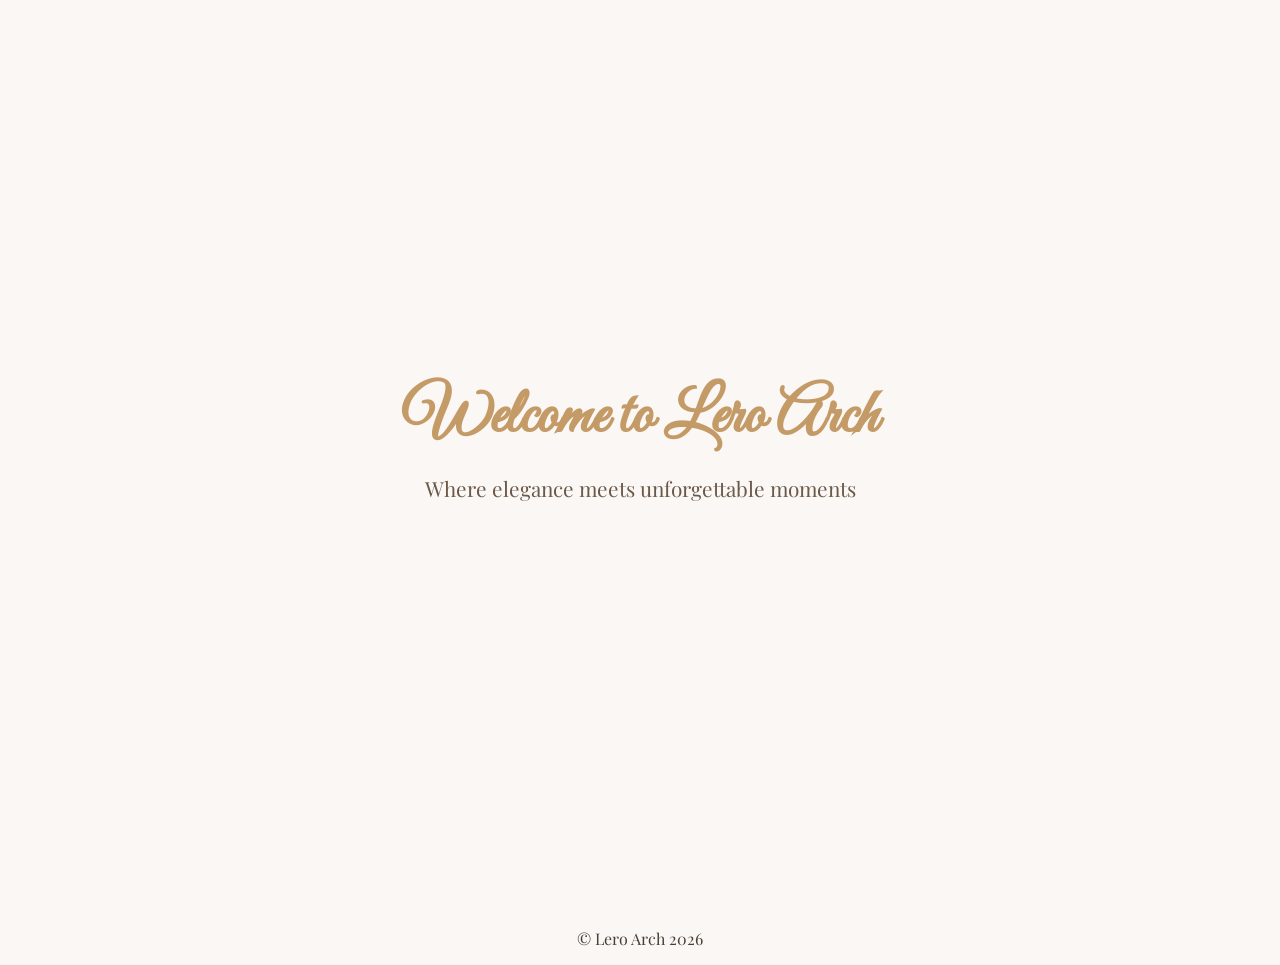
<file: index.html>
<!DOCTYPE html>
<html lang="en">
<head>
    <meta charset="UTF-8">
    <meta name="viewport" content="width=device-width, initial-scale=1.0">
    <meta name="google-site-verification" content="B3qELokgBgWiHQFSlKTsEhz2eOxjxwWJUf6JsqHdX7A">
    <title>Welcome | Lero Arch</title>

    <link rel="preconnect" href="https://fonts.googleapis.com">
    <link rel="preconnect" href="https://fonts.gstatic.com" crossorigin>
    <link href="https://fonts.googleapis.com/css2?family=Great+Vibes&family=Playfair+Display:wght@400;500;600&family=Oswald:wght@300;400;500&display=swap" rel="stylesheet">

    <link rel="stylesheet" href="style.css">
</head>

<body>

    <div class="intro-screen">
        <h1 class="intro-title">Welcome to Lero Arch</h1>
        <p class="intro-subtitle">Where elegance meets unforgettable moments</p>
    </div>

    <div class="nav-top">
    <button id="navToggle" class="menu-button" aria-label="Open menu">
    <svg class="menu-icon" width="28" height="28" viewBox="0 0 24 24" fill="#c49b66">
    <rect y="4" width="24" height="2" rx="1"/>
    <rect y="11" width="24" height="2" rx="1"/>
    <rect y="18" width="24" height="2" rx="1"/>
    </svg>
    </button>
    </div>

    <div id="overlay" class="overlay"></div>

    <nav id="sideMenu" class="side-menu">
        <a href="index.html" aria-current="page">Main Page</a>
        <a href="catalogue.html">Catalogue</a>
        <a href="contact.html">Contact Us</a>
        <a href="faq.html">FAQ</a>
    </nav>

    <main class="main-content">

        <h1>Welcome to Lero Arch</h1>

        <h2>Who are we ?</h2>

        <p class="index-text">
            We created Lero Arch with a simple vision — to help couples celebrate one of the most meaningful moments of their lives in a beautiful and elegant setting.
            A wedding ceremony is more than an event; it is the beginning of a new story. Our collection of wedding arches is designed to create a refined and memorable atmosphere for that special moment when two people promise their lives to each other.

            At Lero Arch, we believe that every ceremony deserves a stunning focal point. Whether your wedding takes place outdoors surrounded by nature or inside an elegant venue, our arches are designed to complement the beauty of your celebration and create a perfect backdrop for unforgettable photographs.

            We carefully prepare each arch with attention to detail so that your ceremony space looks effortless, stylish, and truly special. Our arches are available for rental in Ottawa, making it easy for couples to bring elegance and charm to their ceremony.

            <br><br>
            Warm regards,<br>
            The Founders of Lero Arch<br>
            Alena and Raman
        </p>

        <div class="index-gallery">
            <img src="Product 9.jpg" class="index-gallery-img">
            <img src="Product 10.jpg" class="index-gallery-img">
            <img src="Product 11.jpg" class="index-gallery-img">
        </div>

    </main>

    <footer>
        <p>© Lero Arch 2026</p>
    </footer>

    <script src="menuscript.js"></script>
    <script src="intro.js"></script>

</body>
</html>
</file>
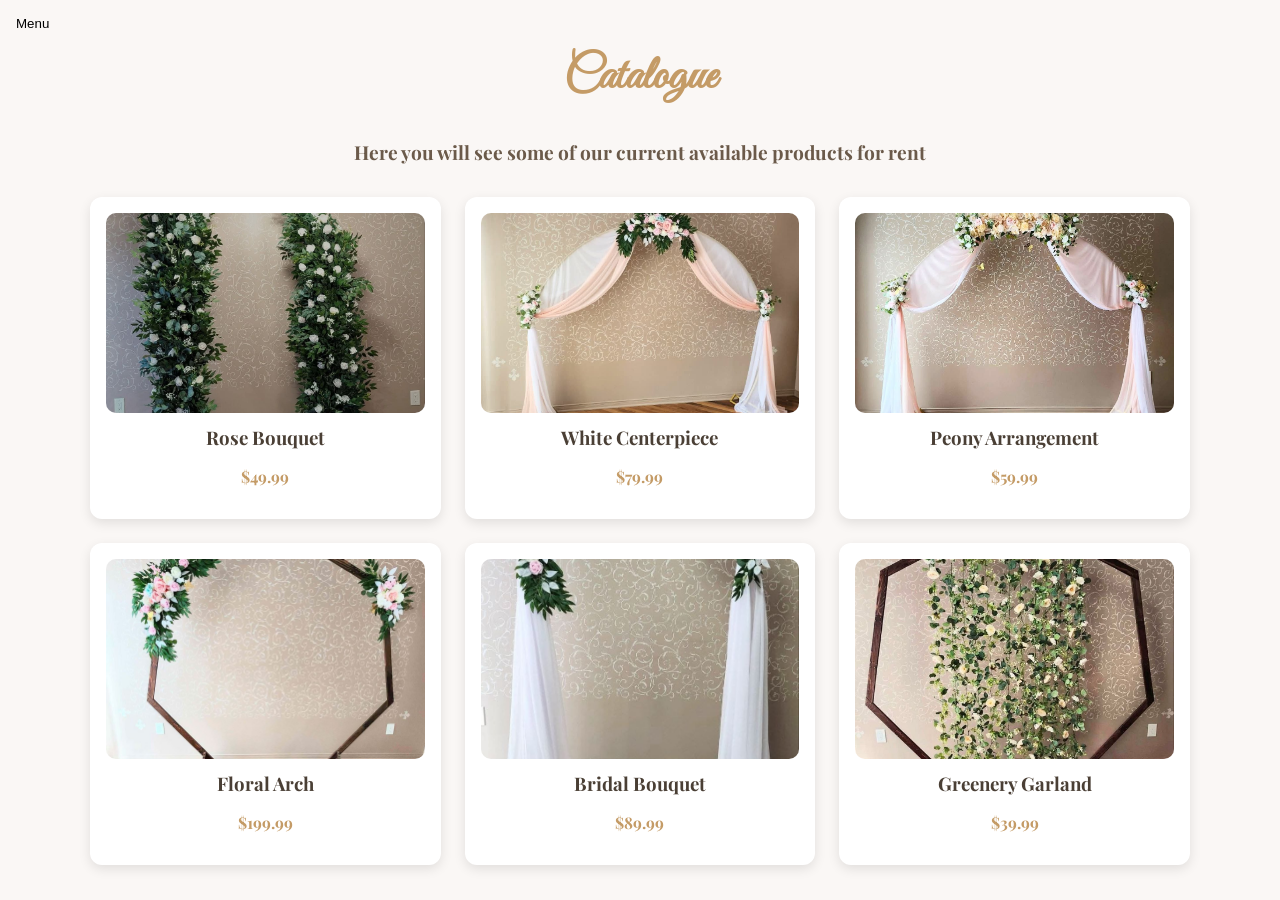
<file: catalog.html>
<!DOCTYPE html>
<html lang="en">
<head>
    <meta charset="UTF-8">
    <meta name="viewport" content="width=device-width, initial-scale=1.0">
    <title>Main Page</title>
    <link rel="preconnect" href="https://fonts.googleapis.com">
    <link rel="preconnect" href="https://fonts.gstatic.com" crossorigin>
    <link href="https://fonts.googleapis.com/css2?family=Great+Vibes&family=Playfair+Display:wght@400;500;600&family=Oswald:wght@300;400;500&display=swap" rel="stylesheet">
    <link rel="stylesheet" href="style.css">
</head>

<body>
 
    <div class="nav-top">
    <button id="navToggle" class="menu-button">Menu</button>
    </div>
    <div id="overlay" class="overlay"></div>
    <div id="sideMenu" class="side-menu">
    <a href="index.html">Main Page</a>
    <a href="catalog.html">Catalog</a>
    <a href="contact.html">Contact Us</a>
    <a href="faq.html">FAQ</a>
    </div>

    <h1>Catalogue</h1>

    <h2>Here you will see some of our current available products for rent</h2>

<div class="product-grid">

    <div class="product-card" data-name="Rose Bouquet" data-price="$49.99" data-desc="A beautiful artificial rose bouquet perfect for weddings.">
    <img src="Product 1.jpg">
    <h3>Rose Bouquet</h3>
    <p>$49.99</p>
    </div>

    <div class="product-card" data-name="White Centerpiece" data-price="$79.99" data-desc="Elegant centerpiece with white florals and greenery.">
    <img src="Product 2.jpg">
    <h3>White Centerpiece</h3>
    <p>$79.99</p>
    </div>

    <div class="product-card" data-name="Peony Arrangement" data-price="$59.99" data-desc="Soft pink peonies arranged in a modern vase.">
    <img src="Product 3.jpg">
    <h3>Peony Arrangement</h3>
    <p>$59.99</p>
    </div>

    <div class="product-card" data-name="Floral Arch" data-price="$199.99" data-desc="Large floral arch rental for ceremonies.">
    <img src="Product 4.jpg">
    <h3>Floral Arch</h3>
    <p>$199.99</p>
    </div>

    <div class="product-card" data-name="Bridal Bouquet" data-price="$89.99" data-desc="Premium bridal bouquet with mixed florals.">
    <img src="Product 6.jpg">
    <h3>Bridal Bouquet</h3>
    <p>$89.99</p>
    </div>

    <div class="product-card" data-name="Greenery Garland" data-price="$39.99" data-desc="Lush greenery garland for tables or decor.">
    <img src="Product 5.jpg">
    <h3>Greenery Garland</h3>
    <p>$39.99</p>
    </div>

</div>

<div id="productModal" class="product-modal">
<div class="modal-content">
<span id="closeModal" class="close-btn">&times;</span>
<h2 id="modalName"></h2>
<p id="modalDesc"></p>
<h3 id="modalPrice"></h3>
</div>
</div>

<script src="catalog.js"></script>
<script src="menuscript.js"></script>


</body>



</html>
</file>
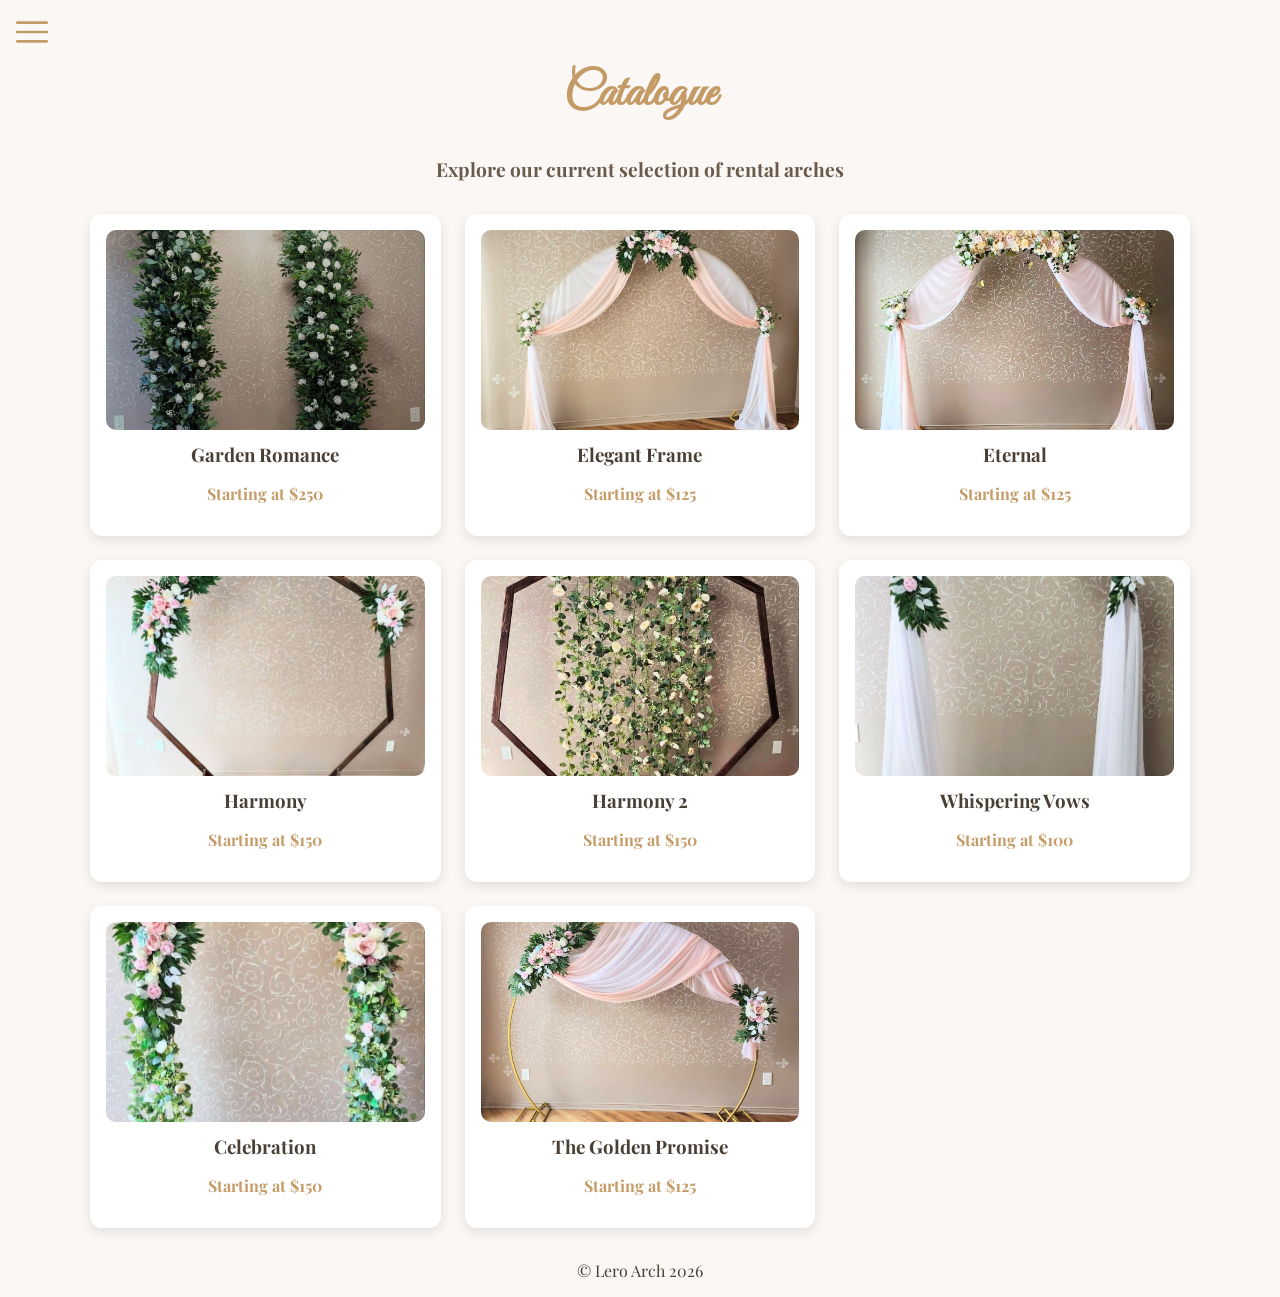
<file: catalogue.html>
<!DOCTYPE html>
<html lang="en">
<head>
    <meta charset="UTF-8">
    <meta name="viewport" content="width=device-width, initial-scale=1">
    <meta name="google-site-verification" content="B3qELokgBgWiHQFSlKTsEhz2eOxjxwWJUf6JsqHdX7A">

    <title>Catalogue | Lero Arch</title>

    <link rel="preconnect" href="https://fonts.googleapis.com">
    <link rel="preconnect" href="https://fonts.gstatic.com" crossorigin>
    <link href="https://fonts.googleapis.com/css2?family=Great+Vibes&family=Playfair+Display:wght@400;600&family=Oswald:wght@300;500&display=swap" rel="stylesheet">

    <link rel="stylesheet" href="style.css">
</head>

<body>

    <div class="nav-top">
    <button id="navToggle" class="menu-button" aria-label="Open menu">
    <svg class="menu-icon" width="28" height="28" viewBox="0 0 24 24" fill="#c49b66">
    <rect y="4" width="24" height="2" rx="1"/>
    <rect y="11" width="24" height="2" rx="1"/>
    <rect y="18" width="24" height="2" rx="1"/></svg>
    </button>
    </div>

    <div id="overlay" class="overlay"></div>

    <nav id="sideMenu" class="side-menu" aria-hidden="true">
        <a href="index.html">Main Page</a>
        <a href="catalogue.html" aria-current="page">Catalogue</a>
        <a href="contact.html">Contact Us</a>
        <a href="faq.html">FAQ</a>
    </nav>

    <main class="page-content fade-in">
        <h1>Catalogue</h1>
        <h2 class="subtitle">Explore our current selection of rental arches</h2>

        <section class="product-grid">

            <article class="product-card"
                data-name="Garden Romance"
                data-price="$250"
                data-desc="Perfect for outdoor ceremonies surrounded by nature and flowers."
                data-images="Product 1.jpg, Product 1b.jpg">
                <img src="Product 1.jpg" alt="Garden Romance wedding arch">
                <h3>Garden Romance</h3>
                <p class="price">Starting at $250</p>
            </article>

            <article class="product-card"
                data-name="Elegant Frame"
                data-price="$125"
                data-desc="A refined and modern arch that highlights the beauty of the ceremony."
                data-images="Product 2.jpg">
                <img src="Product 2.jpg" alt="Elegant Frame wedding arch">
                <h3>Elegant Frame</h3>
                <p class="price">Starting at $125</p>
            </article>

            <article class="product-card"
                data-name="Eternal"
                data-price="$125"
                data-desc="A timeless design symbolizing everlasting love."
                data-images="Product 3.jpg">
                <img src="Product 3.jpg" alt="Eternal wedding arch">
                <h3>Eternal</h3>
                <p class="price">Starting at $125</p>
            </article>

            <article class="product-card"
                data-name="Harmony"
                data-price="$150"
                data-desc="A minimalist arch that brings balance and elegance to the ceremony space."
                data-images="Product 4.jpg">
                <img src="Product 4.jpg" alt="Harmony wedding arch">
                <h3>Harmony</h3>
                <p class="price">Starting at $150</p>
            </article>

            <article class="product-card"
                data-name="Harmony 2"
                data-price="$150"
                data-desc="A beautiful centerpiece that frames the moment couples say 'I do'."
                data-images="Product 5.jpg, Product 5b.jpg">
                <img src="Product 5.jpg" alt="Harmony 2 wedding arch">
                <h3>Harmony 2</h3>
                <p class="price">Starting at $150</p>
            </article>

            <article class="product-card"
                data-name="Whispering Vows"
                data-price="$100"
                data-desc="Designed for intimate and romantic ceremonies."
                data-images="Product 6.jpg, Product 6b.jpg">
                <img src="Product 6.jpg" alt="Whispering Vows wedding arch">
                <h3>Whispering Vows</h3>
                <p class="price">Starting at $100</p>
            </article>

            <article class="product-card"
                data-name="Celebration"
                data-price="$150"
                data-desc="Creates a joyful and unforgettable ceremony setting."
                data-images="Product 7.jpg, Product 7b.jpg">
                <img src="Product 7.jpg" alt="Celebration wedding arch">
                <h3>Celebration</h3>
                <p class="price">Starting at $150</p>
            </article>

            <article class="product-card"
                data-name="The Golden Promise"
                data-price="$125"
                data-desc="A sophisticated arch that adds a luxurious atmosphere."
                data-images="Product 8.jpg">
                <img src="Product 8.jpg" alt="The Golden Promise wedding arch">
                <h3>The Golden Promise</h3>
                <p class="price">Starting at $125</p>
            </article>

        </section>
    </main>

    <div id="productModal" class="product-modal" aria-hidden="true">
        <div class="modal-content">

            <button id="closeModal" class="close-btn" aria-label="Close modal">&times;</button>

            <div class="modal-img-container">
                <button id="prevImg" class="img-nav" aria-label="Previous image">&#10094;</button>
                <img id="modalImg" class="modal-img" alt="">
                <button id="nextImg" class="img-nav" aria-label="Next image">&#10095;</button>
            </div>

            <h2 id="modalName"></h2>
            <p id="modalDesc"></p>
            <h3 id="modalPrice"></h3>

        </div>
    </div>

    <footer>
        <p>© Lero Arch 2026</p>
    </footer>

    <script src="catalogue.js"></script>
    <script src="menuscript.js"></script>

</body>
</html>
</file>
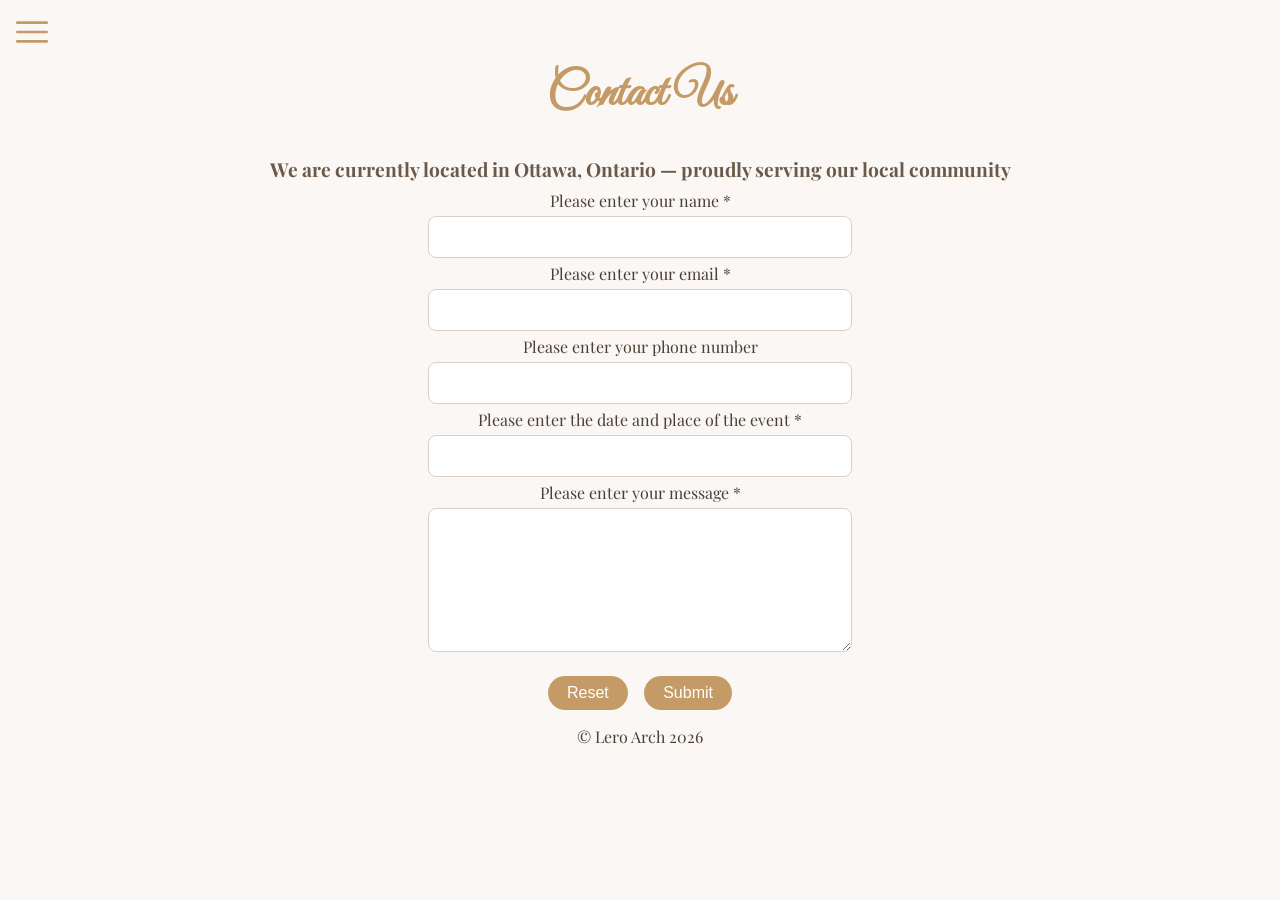
<file: contact.html>
<!DOCTYPE html>
<html lang="en">
<head>
    <meta charset="UTF-8">
    <meta name="viewport" content="width=device-width, initial-scale=1.0">
    <meta name="google-site-verification" content="B3qELokgBgWiHQFSlKTsEhz2eOxjxwWJUf6JsqHdX7A">
    <title>Contact Us | Lero Arch</title>

    <link rel="preconnect" href="https://fonts.googleapis.com">
    <link rel="preconnect" href="https://fonts.gstatic.com" crossorigin>
    <link href="https://fonts.googleapis.com/css2?family=Great+Vibes&family=Playfair+Display:wght@400;500;600&family=Oswald:wght@300;400;500&display=swap" rel="stylesheet">

    <link rel="stylesheet" href="style.css">
</head>

<body>

    <div class="nav-top">
    <button id="navToggle" class="menu-button" aria-label="Open menu">
    <svg class="menu-icon" width="28" height="28" viewBox="0 0 24 24" fill="#c49b66">
    <rect y="4" width="24" height="2" rx="1"/>
    <rect y="11" width="24" height="2" rx="1"/>
    <rect y="18" width="24" height="2" rx="1"/></svg>
    </button>
    </div>

    <div id="overlay" class="overlay"></div>

    <nav id="sideMenu" class="side-menu" aria-hidden="true">
        <a href="index.html">Main Page</a>
        <a href="catalogue.html">Catalogue</a>
        <a href="contact.html" aria-current="page">Contact Us</a>
        <a href="faq.html">FAQ</a>
    </nav>

    <main class="page-content fade-in">

        <h1>Contact Us</h1>
        <h2>We are currently located in Ottawa, Ontario — proudly serving our local community</h2>

        <form id="contactForm" class="contact-form">            
            <label for="name">Please enter your name *</label>
            <div class="input-container">
                <input type="text" id="name" name="name" required>
            </div>

            <label for="email">Please enter your email *</label>
            <div class="input-container">
                <input type="email" id="email" name="email" required>
            </div>

            <label for="phonenumber">Please enter your phone number</label>
            <div class="input-container">
                <input type="text" id="phonenumber" name="phonenumber">
            </div>

            <label for="event">Please enter the date and place of the event *</label>
            <div class="input-container">
                <input type="text" id="event" name="event" required>
            </div>

            <label for="message">Please enter your message *</label>
            <div class="input-container">
                <textarea id="message" name="message" required></textarea>
            </div>

            <p id="errorMessage" class="error"></p>

            <div class="button-row">
                <button type="reset" class="btn-secondary">Reset</button>
                <button type="submit" class="btn-primary">Submit</button>
            </div>

        </form>
    </main>

    <footer>
        <p>© Lero Arch 2026</p>
    </footer>

    <script src="submit.js"></script>
    <script src="menuscript.js"></script>

</body>
</html>
</file>
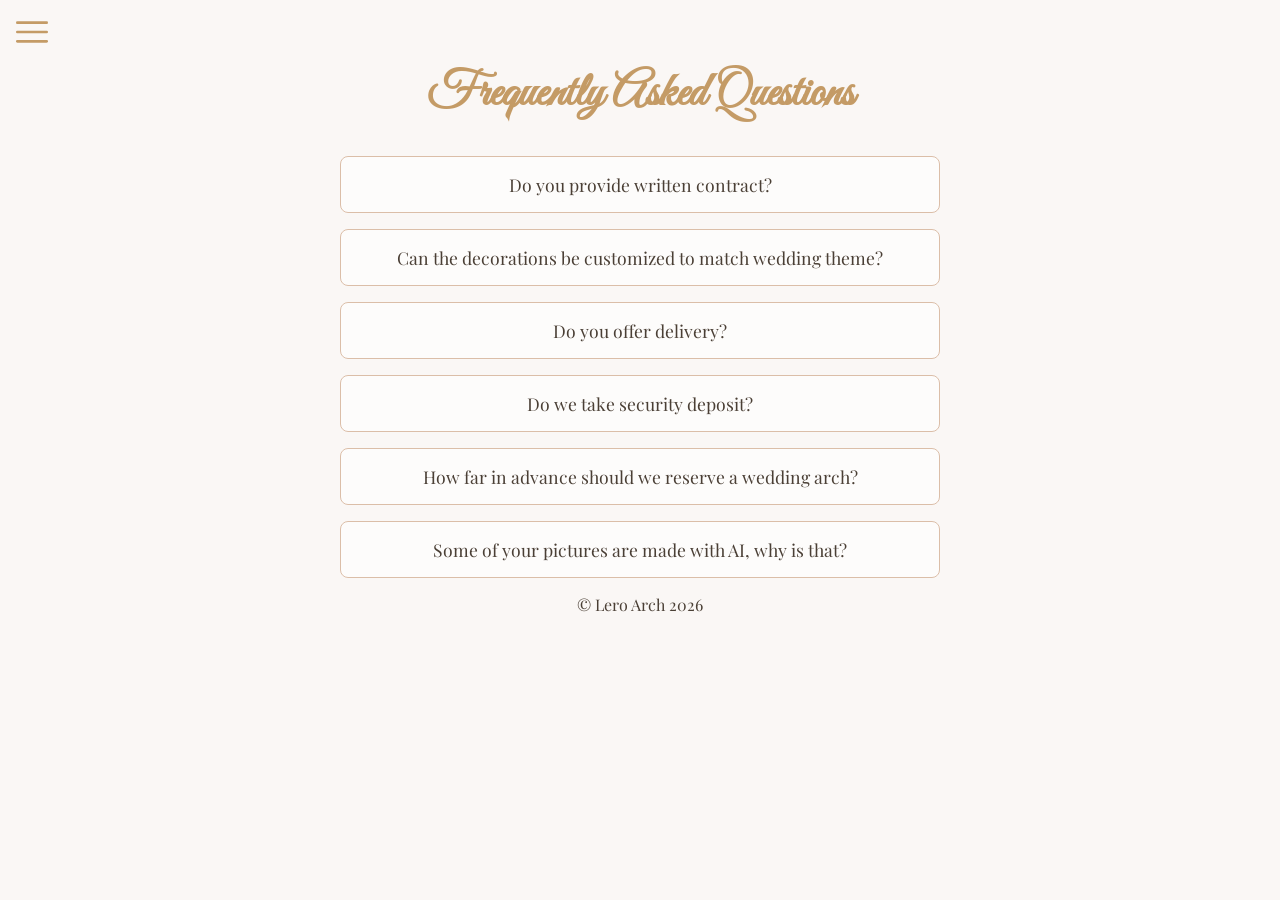
<file: faq.html>
<!DOCTYPE html>
<html lang="en">
<head>
    <meta charset="UTF-8">
    <meta name="viewport" content="width=device-width, initial-scale=1.0">
    <meta name="google-site-verification" content="B3qELokgBgWiHQFSlKTsEhz2eOxjxwWJUf6JsqHdX7A">
    <title>FAQ | Lero Arch</title>

    <link rel="preconnect" href="https://fonts.googleapis.com">
    <link rel="preconnect" href="https://fonts.gstatic.com" crossorigin>
    <link href="https://fonts.googleapis.com/css2?family=Great+Vibes&family=Playfair+Display:wght@400;500;600&family=Oswald:wght@300;400;500&display=swap" rel="stylesheet">

    <link rel="stylesheet" href="style.css">
</head>

<body>

    <div class="nav-top">
    <button id="navToggle" class="menu-button" aria-label="Open menu">
    <svg class="menu-icon" width="28" height="28" viewBox="0 0 24 24" fill="#c49b66">
    <rect y="4" width="24" height="2" rx="1"/>
    <rect y="11" width="24" height="2" rx="1"/>
    <rect y="18" width="24" height="2" rx="1"/></svg>
    </button>
    </div>

    <div id="overlay" class="overlay"></div>

    <nav id="sideMenu" class="side-menu" aria-hidden="true">
        <a href="index.html">Main Page</a>
        <a href="catalogue.html">Catalogue</a>
        <a href="contact.html">Contact Us</a>
        <a href="faq.html" aria-current="page">FAQ</a>
    </nav>

    <main class="page-content fade-in">

        <h1>Frequently Asked Questions</h1>

        <div class="faq-item">
            <button class="faq-question" aria-expanded="false">
                Do you provide written contract?
            </button>
            <div class="faq-answer">
                <p>Yes we do, we provide a written agreement for every booking to ensure all details and services are confirmed and understood by both sides.</p>
            </div>
        </div>

        <div class="faq-item">
            <button class="faq-question" aria-expanded="false">
                Can the decorations be customized to match wedding theme?
            </button>
            <div class="faq-answer">
                <p>Yes, we can create additional decorations of the arch to match the color palette and style of your wedding.</p>
            </div>
        </div>

        <div class="faq-item">
            <button class="faq-question" aria-expanded="false">
                Do you offer delivery?
            </button>
            <div class="faq-answer">
                <p>
                    Yes, we deliver across Ottawa area while offering 2 separate packages for delivery. <br><br>
                    <strong>Standard Delivery Package includes:</strong><br>
                    Delivery <br>
                    Setup <br>
                    Next day dropoff by the client <br><br>

                    <strong>'White Gloves' Delivery Package includes:</strong><br>
                    Delivery <br>
                    Setup <br>
                    Pickup by us (after 10:00 PM and before 1:00 AM same night)
                </p>
            </div>
        </div>

        <div class="faq-item">
            <button class="faq-question" aria-expanded="false">
                Do we take security deposit?
            </button>
            <div class="faq-answer">
                <p>Yes, for all Arch rentals, we take a deposit for any potential damages or missing items. The deposit will be refundable following the successful pickup/dropoff of the Arch in its original condition.</p>
            </div>
        </div>

        <div class="faq-item">
            <button class="faq-question" aria-expanded="false">
                How far in advance should we reserve a wedding arch?
            </button>
            <div class="faq-answer">
                <p>We recommend reserving your date as early as possible to ensure availability, especially during busy wedding season.</p>
            </div>
        </div>

        <div class="faq-item">
            <button class="faq-question" aria-expanded="false">
                Some of your pictures are made with AI, why is that?
            </button>
            <div class="faq-answer">
                <p>Some images on our website were created with the help of AI to show how our Arches may look in different settings.</p>
            </div>
        </div>

    </main>

    <footer>
        <p>© Lero Arch 2026</p>
    </footer>

    <script src="menuscript.js"></script>
    <script src="faq.js"></script>

</body>
</html>
</file>
<file: style.css>
body {
  background-color: #faf7f5;
  font-family: "Playfair Display", serif;
  text-align: center;
  margin: 0 auto;
  padding: 0;
  color: #4a3f35;
  max-width: 100%;
  overflow-x: hidden;
  opacity: 0;
  animation: pageFade 0.7s ease forwards;
}

@keyframes pageFade {
  from { opacity: 0; }
  to { opacity: 1; }
}

h1 {
  font-family: "Great Vibes", cursive;
  font-size: 3rem;
  color: #c49b66;
  margin-top: 1rem;
}

h2 {
  font-size: 1.2rem;
  color: #6b5a4a;
  margin: 0.5rem 0;
}

.index-text {
  width: 90%;
  max-width: 750px;
  margin: 1.5rem auto;
  text-align: center;
  line-height: 1.6rem;
  font-size: 1.05rem;
}

.index-gallery {
  width: 100%;
  display: flex;
  justify-content: center;
  gap: 1rem;
  margin: 2rem auto;
  flex-wrap: wrap;
}

.index-gallery-img {
  width: 210px;
  height: 300px;
  object-fit: cover;
  border-radius: 10px;
  box-shadow: 0 4px 12px rgba(0,0,0,0.15);
  transition: transform 0.35s ease, box-shadow 0.35s ease;
}

.index-gallery-img:hover {
  transform: translateY(-6px);
  box-shadow: 0 10px 25px rgba(0,0,0,0.2);
}

@media (max-width: 500px) {
  .index-gallery-img {
    width: 160px;
    height: 230px;
  }
}


#errorMessage,
.error {
  color: red !important;
  font-weight: bold;
  margin-top: 0.5rem;
  text-align: center;
}

input[type="text"],
input[type="email"],
textarea {
  width: 80%;
  max-width: 400px;
  padding: 0.7rem;
  margin: 0.3rem auto;
  border: 1px solid #d8cfc8;
  border-radius: 8px;
  background-color: #fff;
  font-size: 1rem;
  display: block;
  color: #4a3f35;
}

textarea {
  height: 120px;
  resize: vertical;
}

.button-row {
  display: flex;
  justify-content: center;
  gap: 1rem;
  margin-top: 1.5rem;
}

.button-row button {
  background-color: #c49b66;
  color: white;
  border: none;
  padding: 0.5rem 1.2rem;
  border-radius: 25px;
  font-size: 1rem;
  cursor: pointer;
  transition: 0.25s ease;
}

.button-row button:hover {
  background-color: #a88252;
  transform: scale(1.05);
}


button.loading {
  opacity: 0.7;
  pointer-events: none;
}


.form-success {
  position: fixed;
  bottom: 20px;
  left: 50%;
  transform: translateX(-50%) translateY(20px);
  background: #c49b66;
  color: white;
  padding: 0.8rem 1.4rem;
  border-radius: 8px;
  font-size: 1rem;
  opacity: 0;
  transition: opacity 0.4s ease, transform 0.4s ease;
  z-index: 9999;
}

.form-success.show {
  opacity: 1;
  transform: translateX(-50%) translateY(0);
}


@keyframes shake {
  0% { transform: translateX(0); }
  25% { transform: translateX(-4px); }
  50% { transform: translateX(4px); }
  75% { transform: translateX(-4px); }
  100% { transform: translateX(0); }
}

.shake {
  animation: shake 0.3s ease;
}

.nav-top {
  position: relative;
  width: 100%;
  display: flex;
  justify-content: flex-start;
  padding-left: 1rem;
  margin-top: 1rem;
  z-index: 4000;
}

.menu-button {
  background: none;
  border: none;
  padding: 0;
  cursor: pointer;
  display: flex;
  align-items: center;
  justify-content: center;
}

.menu-icon {
  width: 32px;
  height: 32px;
  fill: #c49b66;
  transition: transform 0.25s ease, opacity 0.25s ease;
}

.menu-button:hover .menu-icon {
  transform: scale(1.1);
  opacity: 0.8;
}

.menu-button.hidden {
  opacity: 0;
  pointer-events: none;
  transition: opacity 0.25s ease;
}

.overlay {
  opacity: 0;
  pointer-events: none;
  position: fixed;
  top: 0;
  left: 0;
  width: 100%;
  height: 100%;
  background: rgba(0,0,0,0.55);
  z-index: 2000;
  transition: opacity 0.35s ease;
}

.overlay.show {
  opacity: 1;
  pointer-events: all;
}

.side-menu {
  position: fixed;
  top: 0;
  left: 0;
  width: 260px;
  height: 100%;
  background: white;
  padding-top: 2rem;
  box-shadow: 4px 0 20px rgba(0,0,0,0.2);
  z-index: 3000;
  transform: translateX(-100%);
  opacity: 0;
  transition: transform 0.35s cubic-bezier(.25,.8,.25,1), opacity 0.35s ease;
}

.side-menu.open {
  transform: translateX(0);
  opacity: 1;
}

.side-menu a {
  display: block;
  padding: 1rem 1.5rem;
  color: #4a3f35;
  text-decoration: none;
  font-size: 1.1rem;
}

.side-menu a:hover {
  background: rgba(0,0,0,0.05);
}


.faq-item {
  width: 80%;
  max-width: 600px;
  margin: 1rem auto;
  text-align: left;
}

.faq-question {
  width: 100%;
  background: rgba(255, 255, 255, 0.6);
  backdrop-filter: blur(6px);
  border: 1px solid #dbbea8;
  padding: 1rem;
  font-size: 1.1rem;
  font-family: "Playfair Display", serif;
  color: #4a3f35;
  cursor: pointer;
  border-radius: 8px;
  transition: background 0.3s ease;
}

.faq-question:hover {
  background: rgba(255, 255, 255, 0.85);
}

.faq-answer {
  max-height: 0;
  opacity: 0;
  overflow: hidden;
  background: rgba(255, 255, 255, 0.4);
  backdrop-filter: blur(4px);
  border-radius: 0 0 8px 8px;
  transition: max-height 0.35s ease, opacity 0.35s ease;
  padding: 0 1rem;
}

.faq-answer.open {
  opacity: 1;
}

.faq-answer p {
  padding: 1rem 0;
  margin: 0;
  color: #4a3f35;
}

.product-grid {
  width: 90%;
  max-width: 1100px;
  margin: 2rem auto;
  display: grid;
  grid-template-columns: repeat(3, 1fr);
  gap: 1.5rem;
}

.product-card {
  background: white;
  border-radius: 12px;
  padding: 1rem;
  box-shadow: 0 4px 12px rgba(0,0,0,0.1);
  cursor: pointer;
  transition: transform 0.25s ease, box-shadow 0.25s ease;
}

.product-card:hover {
  transform: scale(1.03);
  box-shadow: 0 6px 18px rgba(0,0,0,0.15);
}

.product-card img {
  width: 100%;
  height: 200px;
  object-fit: cover;
  border-radius: 10px;
}

.product-card h3 {
  margin: 0.5rem 0 0;
  color: #4a3f35;
}

.product-card p {
  color: #c49b66;
  font-weight: bold;
}

.product-modal {
  display: flex;
  position: fixed;
  top: 0;
  left: 0;
  width: 100%;
  height: 100%;
  background: rgba(0,0,0,0.55);
  z-index: 5000;
  justify-content: center;
  align-items: center;
  opacity: 0;
  transform: scale(0.95);
  pointer-events: none;
  transition: opacity 0.3s ease, transform 0.3s ease;
}

.product-modal.open {
  opacity: 1;
  transform: scale(1);
  pointer-events: all;
}

.modal-content {
  background: white;
  padding: 2rem;
  width: 90%;
  max-width: 500px;
  max-height: 97vh;
  overflow-y: auto;
  border-radius: 12px;
  text-align: center;
  box-shadow: 0 8px 20px rgba(0,0,0,0.2);
}

.close-btn {
  position: absolute;
  top: 10px;
  right: 10px;
  font-size: 2rem;
  cursor: pointer;
  color: #c49b66;
  background: none;
  border: none;
  z-index: 10;
}

.close-btn:hover {
  color: #a88252;
}

.modal-img-container {
  display: flex;
  justify-content: center;
  align-items: center;
  position: relative;
}

.modal-img {
  width: 100%;
  max-height: 80vh;
  object-fit: contain;
  border-radius: 10px;
  display: block;
  margin: 0 auto;
  opacity: 1;
  transition: opacity 0.25s ease;
}

.fade-out { opacity: 0; }
.fade-in  { opacity: 1; }

.img-nav {
  position: absolute;
  top: 50%;
  transform: translateY(-50%);
  background: rgba(0,0,0,0.4);
  color: white;
  border: none;
  font-size: 2rem;
  padding: 0.3rem 0.6rem;
  cursor: pointer;
  border-radius: 6px;
}

#prevImg { left: 10px; }
#nextImg { right: 10px; }

.img-nav:hover {
  background: rgba(0,0,0,0.6);
}


.intro-screen {
  position: fixed;
  top: 0;
  left: 0;
  width: 100%;
  height: 100vh;
  background: #faf7f5;
  display: flex;
  flex-direction: column;
  justify-content: center;
  align-items: center;
  z-index: 9999;
  transition: opacity 1s ease, transform 1s ease;
}

.intro-title {
  font-family: "Great Vibes", cursive;
  font-size: 4rem;
  color: #c49b66;
  margin: 0;
}

.intro-subtitle {
  font-size: 1.3rem;
  color: #6b5a4a;
  margin-top: 1rem;
}


.intro-screen.hide {
  opacity: 0;
  transform: translateY(-40px);
  pointer-events: none;
}


.main-content { 
  opacity: 0;
  transition: opacity 1s ease;
}

.main-content.show {
  opacity: 1;
}


@media (max-width: 600px) {
  h1 { font-size: 2.4rem; }
  h2 { font-size: 1rem; padding: 0 1rem; }

  .product-grid {
    grid-template-columns: repeat(2, 1fr);
  }
}

@media (max-width: 450px) {
  .product-grid {
    grid-template-columns: repeat(1, 1fr);
  }
}
</file>
